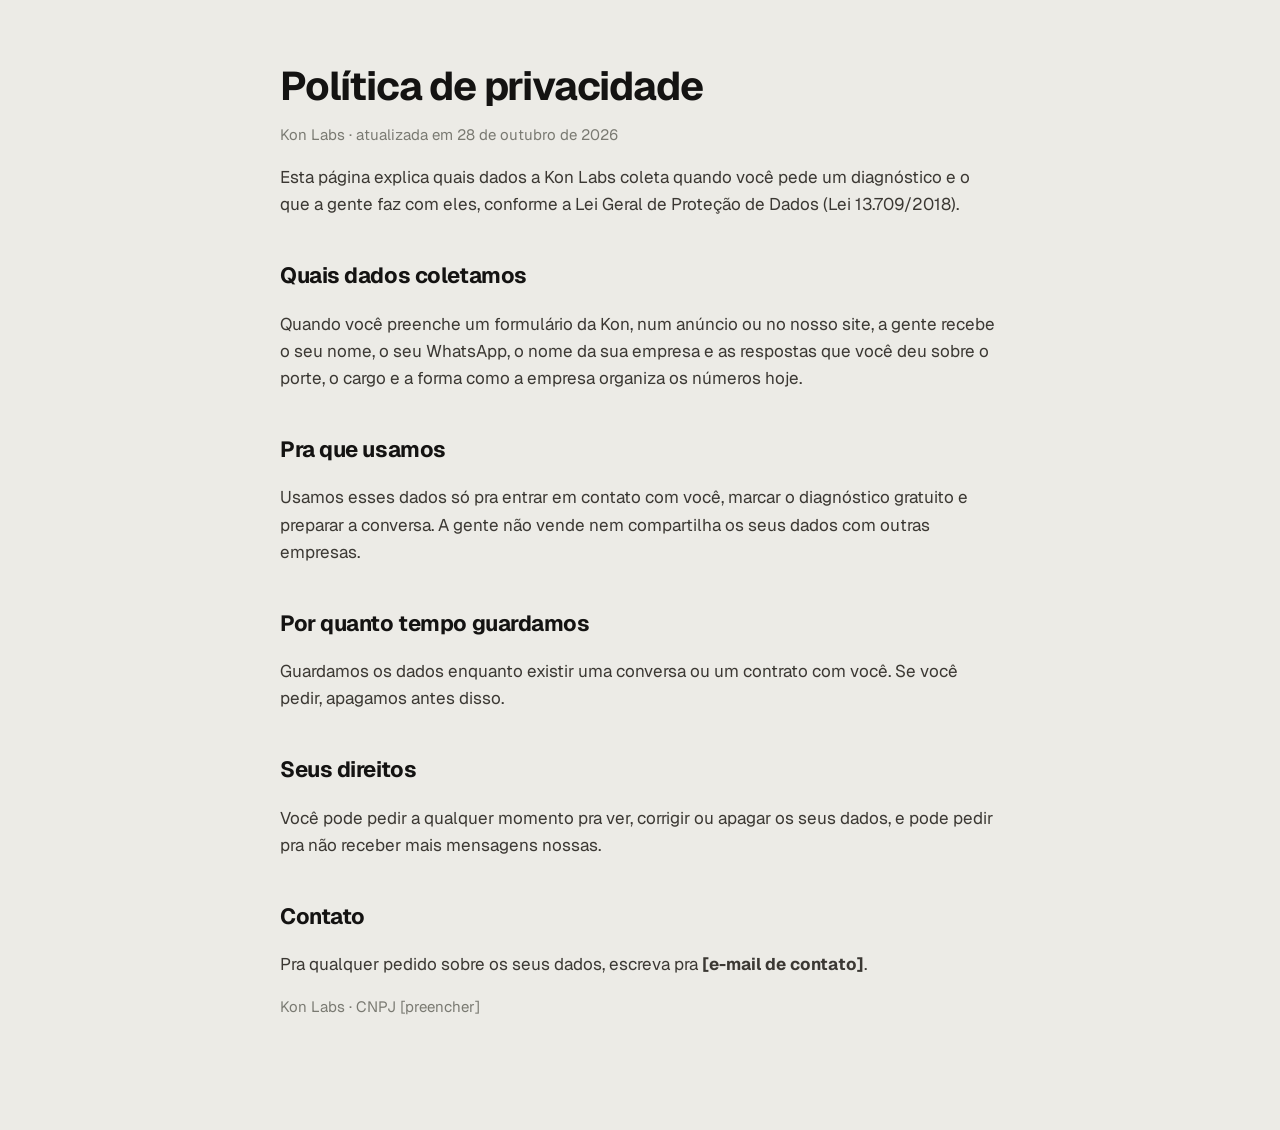
<file: privacidade.html>
<!doctype html>
<html lang="pt-BR">
<head>
<meta charset="utf-8">
<meta name="viewport" content="width=device-width, initial-scale=1">
<title>Política de privacidade · Kon Labs</title>
<link rel="stylesheet" href="https://fonts.googleapis.com/css2?family=Geist:wght@400;600;700&display=swap">
<style>
  body { margin: 0; background: #ECEBE6; color: #141312; font: 400 17px/1.6 Geist, system-ui, sans-serif; }
  main { max-width: 720px; margin: 0 auto; padding: 64px 20px 96px; }
  h1 { font-size: 40px; line-height: 1.1; letter-spacing: -.03em; margin: 0 0 8px; }
  h2 { font-size: 22px; letter-spacing: -.02em; margin: 40px 0 8px; }
  p, li { color: #3B3833; }
  .muted { color: #7A7A72; font-size: 15px; }
  a { color: #3E7A45; }
</style>
</head>
<body>
<main>
  <h1>Política de privacidade</h1>
  <p class="muted">Kon Labs · atualizada em 28 de outubro de 2026</p>

  <p>Esta página explica quais dados a Kon Labs coleta quando você pede um diagnóstico e o que a gente faz com eles, conforme a Lei Geral de Proteção de Dados (Lei 13.709/2018).</p>

  <h2>Quais dados coletamos</h2>
  <p>Quando você preenche um formulário da Kon, num anúncio ou no nosso site, a gente recebe o seu nome, o seu WhatsApp, o nome da sua empresa e as respostas que você deu sobre o porte, o cargo e a forma como a empresa organiza os números hoje.</p>

  <h2>Pra que usamos</h2>
  <p>Usamos esses dados só pra entrar em contato com você, marcar o diagnóstico gratuito e preparar a conversa. A gente não vende nem compartilha os seus dados com outras empresas.</p>

  <h2>Por quanto tempo guardamos</h2>
  <p>Guardamos os dados enquanto existir uma conversa ou um contrato com você. Se você pedir, apagamos antes disso.</p>

  <h2>Seus direitos</h2>
  <p>Você pode pedir a qualquer momento pra ver, corrigir ou apagar os seus dados, e pode pedir pra não receber mais mensagens nossas.</p>

  <h2>Contato</h2>
  <!-- PREENCHER antes de publicar: e-mail de contato e CNPJ -->
  <p>Pra qualquer pedido sobre os seus dados, escreva pra <strong>[e-mail de contato]</strong>.</p>
  <p class="muted">Kon Labs · CNPJ [preencher]</p>
</main>
</body>
</html>
</file>
